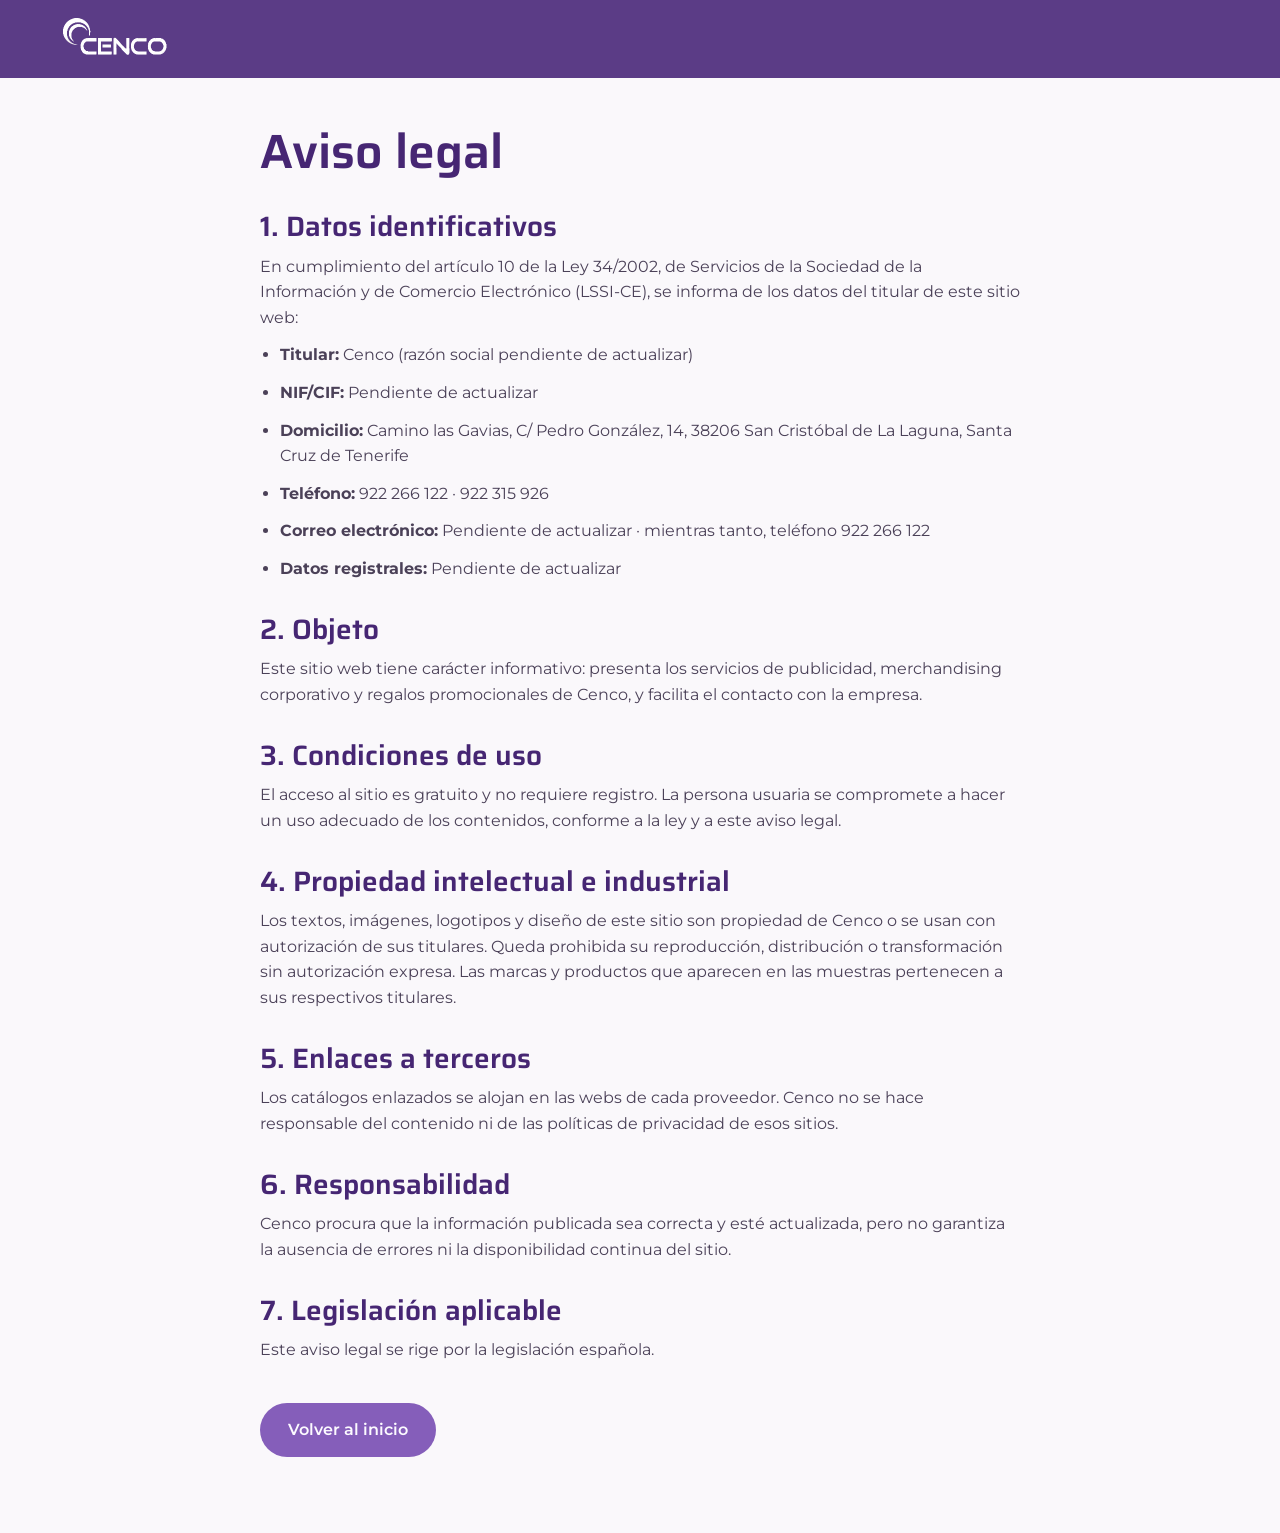
<file: aviso-legal.html>
<!DOCTYPE html>
<html lang="es">
<head>
  <meta charset="UTF-8">
  <meta name="viewport" content="width=device-width, initial-scale=1.0">
  <title>Aviso legal · Cenco</title>
  <meta name="robots" content="noindex">
  <link rel="icon" type="image/png" sizes="32x32" href="assets/img/favicon-32.png">
  <link rel="preconnect" href="https://fonts.googleapis.com">
  <link rel="preconnect" href="https://fonts.gstatic.com" crossorigin>
  <link rel="stylesheet" href="https://fonts.googleapis.com/css2?family=Montserrat:wght@400;500;600;700&family=Saira:wght@500;600;700&display=swap">
  <link rel="stylesheet" href="assets/css/styles.css">
  <link rel="stylesheet" href="assets/css/legal.css">
</head>
<body class="legal">
  <header class="legal__header">
    <div class="container">
      <a href="index.html"><img src="assets/img/logo.webp" alt="Cenco, volver al inicio" width="116" height="46"></a>
    </div>
  </header>

  <main class="legal__main container">
    <h1>Aviso legal</h1>

    <h2>1. Datos identificativos</h2>
    <p>En cumplimiento del artículo 10 de la Ley 34/2002, de Servicios de la Sociedad de la Información y de Comercio Electrónico (LSSI-CE), se informa de los datos del titular de este sitio web:</p>
    <ul>
      <li><strong>Titular:</strong> Cenco (razón social pendiente de actualizar)</li>
      <li><strong>NIF/CIF:</strong> Pendiente de actualizar</li>
      <li><strong>Domicilio:</strong> Camino las Gavias, C/ Pedro González, 14, 38206 San Cristóbal de La Laguna, Santa Cruz de Tenerife</li>
      <li><strong>Teléfono:</strong> 922 266 122 · 922 315 926</li>
      <li><strong>Correo electrónico:</strong> Pendiente de actualizar · mientras tanto, teléfono 922 266 122</li>
      <li><strong>Datos registrales:</strong> Pendiente de actualizar</li>
    </ul>

    <h2>2. Objeto</h2>
    <p>Este sitio web tiene carácter informativo: presenta los servicios de publicidad, merchandising corporativo y regalos promocionales de Cenco, y facilita el contacto con la empresa.</p>

    <h2>3. Condiciones de uso</h2>
    <p>El acceso al sitio es gratuito y no requiere registro. La persona usuaria se compromete a hacer un uso adecuado de los contenidos, conforme a la ley y a este aviso legal.</p>

    <h2>4. Propiedad intelectual e industrial</h2>
    <p>Los textos, imágenes, logotipos y diseño de este sitio son propiedad de Cenco o se usan con autorización de sus titulares. Queda prohibida su reproducción, distribución o transformación sin autorización expresa. Las marcas y productos que aparecen en las muestras pertenecen a sus respectivos titulares.</p>

    <h2>5. Enlaces a terceros</h2>
    <p>Los catálogos enlazados se alojan en las webs de cada proveedor. Cenco no se hace responsable del contenido ni de las políticas de privacidad de esos sitios.</p>

    <h2>6. Responsabilidad</h2>
    <p>Cenco procura que la información publicada sea correcta y esté actualizada, pero no garantiza la ausencia de errores ni la disponibilidad continua del sitio.</p>

    <h2>7. Legislación aplicable</h2>
    <p>Este aviso legal se rige por la legislación española.</p>

    <p class="legal__back"><a href="index.html" class="button">Volver al inicio</a></p>
  </main>
</body>
</html>
</file>
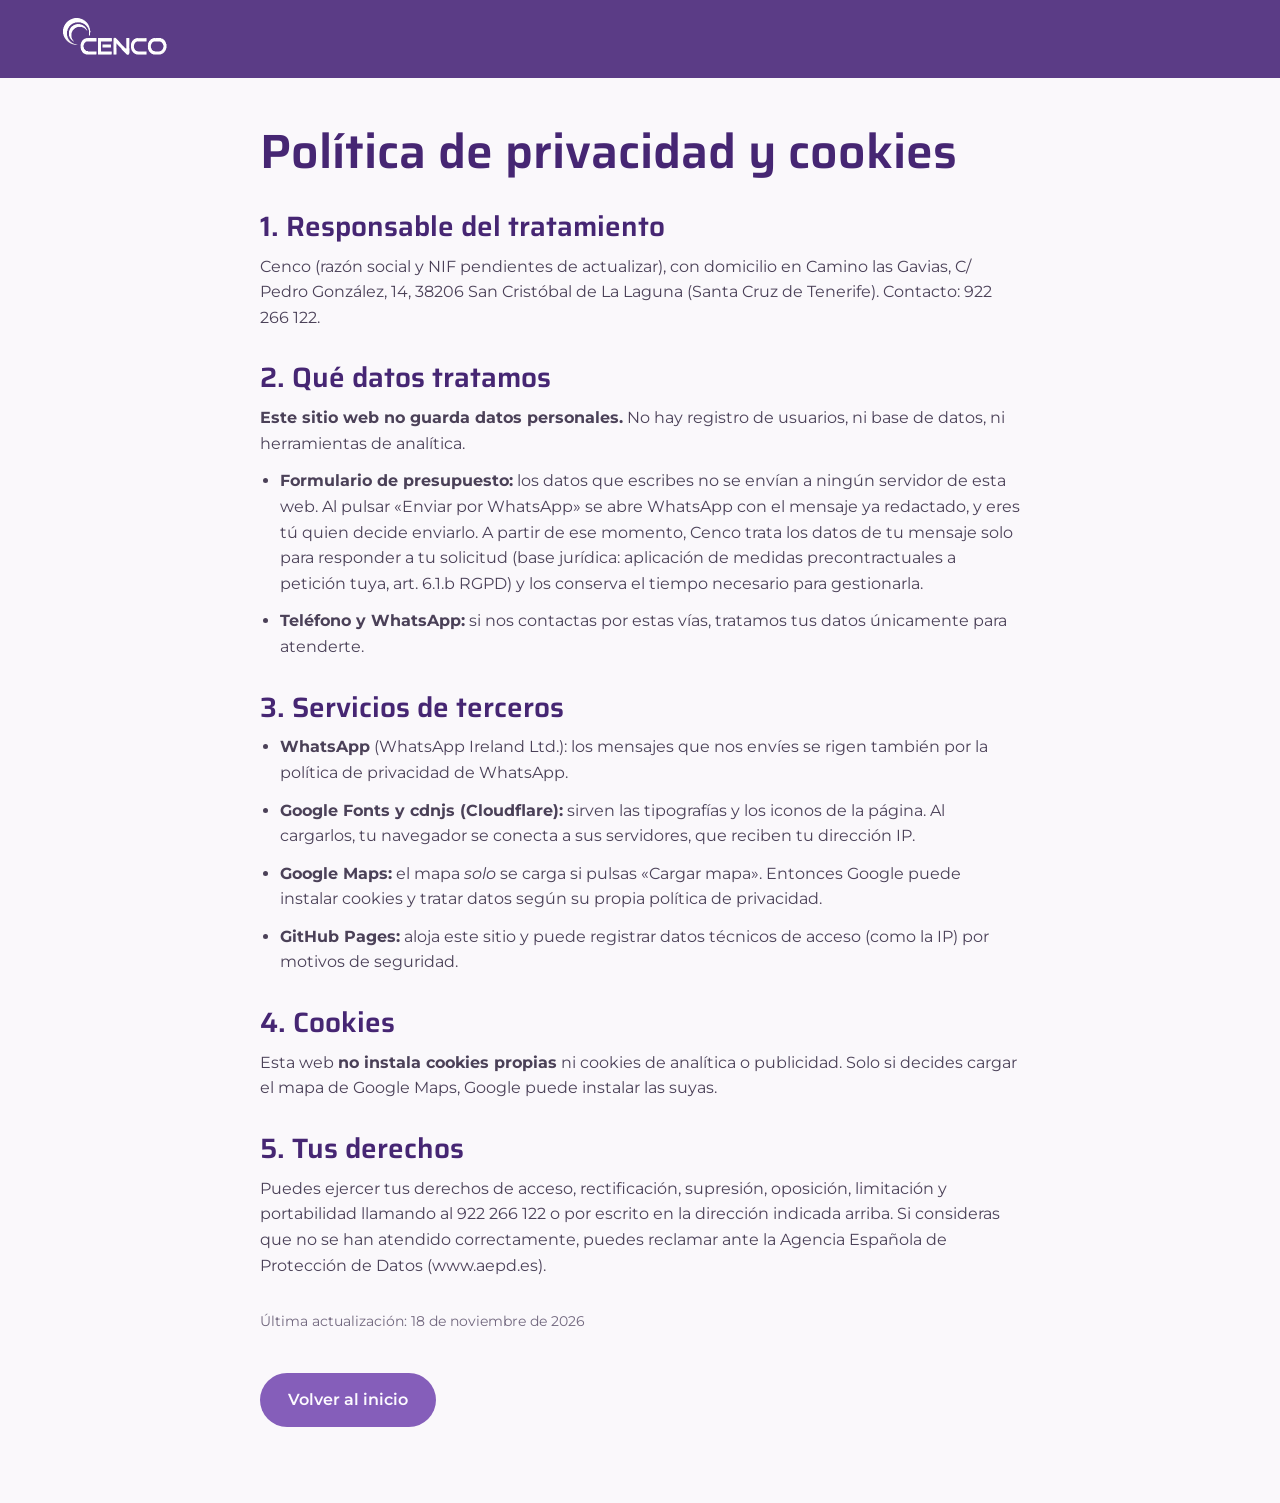
<file: privacidad.html>
<!DOCTYPE html>
<html lang="es">
<head>
  <meta charset="UTF-8">
  <meta name="viewport" content="width=device-width, initial-scale=1.0">
  <title>Privacidad y cookies · Cenco</title>
  <meta name="robots" content="noindex">
  <link rel="icon" type="image/png" sizes="32x32" href="assets/img/favicon-32.png">
  <link rel="preconnect" href="https://fonts.googleapis.com">
  <link rel="preconnect" href="https://fonts.gstatic.com" crossorigin>
  <link rel="stylesheet" href="https://fonts.googleapis.com/css2?family=Montserrat:wght@400;500;600;700&family=Saira:wght@500;600;700&display=swap">
  <link rel="stylesheet" href="assets/css/styles.css">
  <link rel="stylesheet" href="assets/css/legal.css">
</head>
<body class="legal">
  <header class="legal__header">
    <div class="container">
      <a href="index.html"><img src="assets/img/logo.webp" alt="Cenco, volver al inicio" width="116" height="46"></a>
    </div>
  </header>

  <main class="legal__main container">
    <h1>Política de privacidad y cookies</h1>

    <h2>1. Responsable del tratamiento</h2>
    <p>Cenco (razón social y NIF pendientes de actualizar), con domicilio en Camino las Gavias, C/ Pedro González, 14, 38206 San Cristóbal de La Laguna (Santa Cruz de Tenerife). Contacto: 922 266 122.</p>

    <h2>2. Qué datos tratamos</h2>
    <p><strong>Este sitio web no guarda datos personales.</strong> No hay registro de usuarios, ni base de datos, ni herramientas de analítica.</p>
    <ul>
      <li><strong>Formulario de presupuesto:</strong> los datos que escribes no se envían a ningún servidor de esta web. Al pulsar «Enviar por WhatsApp» se abre WhatsApp con el mensaje ya redactado, y eres tú quien decide enviarlo. A partir de ese momento, Cenco trata los datos de tu mensaje solo para responder a tu solicitud (base jurídica: aplicación de medidas precontractuales a petición tuya, art. 6.1.b RGPD) y los conserva el tiempo necesario para gestionarla.</li>
      <li><strong>Teléfono y WhatsApp:</strong> si nos contactas por estas vías, tratamos tus datos únicamente para atenderte.</li>
    </ul>

    <h2>3. Servicios de terceros</h2>
    <ul>
      <li><strong>WhatsApp</strong> (WhatsApp Ireland Ltd.): los mensajes que nos envíes se rigen también por la política de privacidad de WhatsApp.</li>
      <li><strong>Google Fonts y cdnjs (Cloudflare):</strong> sirven las tipografías y los iconos de la página. Al cargarlos, tu navegador se conecta a sus servidores, que reciben tu dirección IP.</li>
      <li><strong>Google Maps:</strong> el mapa <em>solo</em> se carga si pulsas «Cargar mapa». Entonces Google puede instalar cookies y tratar datos según su propia política de privacidad.</li>
      <li><strong>GitHub Pages:</strong> aloja este sitio y puede registrar datos técnicos de acceso (como la IP) por motivos de seguridad.</li>
    </ul>

    <h2>4. Cookies</h2>
    <p>Esta web <strong>no instala cookies propias</strong> ni cookies de analítica o publicidad. Solo si decides cargar el mapa de Google Maps, Google puede instalar las suyas.</p>

    <h2>5. Tus derechos</h2>
    <p>Puedes ejercer tus derechos de acceso, rectificación, supresión, oposición, limitación y portabilidad llamando al 922 266 122 o por escrito en la dirección indicada arriba. Si consideras que no se han atendido correctamente, puedes reclamar ante la Agencia Española de Protección de Datos (www.aepd.es).</p>

    <p class="legal__updated">Última actualización: 18 de noviembre de 2026</p>
    <p class="legal__back"><a href="index.html" class="button">Volver al inicio</a></p>
  </main>
</body>
</html>
</file>
<file: assets/css/styles.css>
/*=============== VARIABLES ===============*/
:root {
  --header-height: 4rem;

  /* Colores (paleta morada original de Cenco, con contraste revisado) */
  --first-color: hsl(265, 40%, 55%);
  --first-color-alt: hsl(265, 42%, 46%);
  --first-color-light: hsl(265, 60%, 92%);
  --title-color: hsl(265, 50%, 30%);
  --text-color: hsl(265, 15%, 30%);
  --text-color-light: hsl(265, 10%, 45%);
  --white-color: hsl(265, 100%, 99%);
  --dark-color: hsl(265, 50%, 16%);
  --body-color: hsl(265, 30%, 98%);
  --purple-bg: hsl(265, 28%, 58%);
  --purple-bg-dark: hsl(265, 38%, 38%);
  --whatsapp: #25d366;
  --error: hsl(350, 75%, 45%);

  /* Tipografía */
  --body-font: "Montserrat", system-ui, -apple-system, "Segoe UI", sans-serif;
  --second-font: "Saira", "Montserrat", system-ui, sans-serif;
  --biggest-font-size: 3.5rem;
  --big-font-size: 2rem;
  --h1-font-size: 1.375rem;
  --h2-font-size: 1.125rem;
  --h3-font-size: 1rem;
  --normal-font-size: 1rem;
  --small-font-size: .875rem;

  --font-medium: 500;
  --font-semi-bold: 600;
  --font-bold: 700;

  --radius: 1rem;
  --shadow: 0 8px 24px hsla(265, 50%, 20%, .12);
  --shadow-strong: 0 12px 32px hsla(265, 50%, 15%, .25);

  --z-tooltip: 10;
  --z-fixed: 100;
  --z-modal: 1000;
}

@media screen and (min-width: 1150px) {
  :root {
    --biggest-font-size: 7rem;
    --big-font-size: 3rem;
    --h1-font-size: 1.75rem;
    --h2-font-size: 1.25rem;
    --h3-font-size: 1.125rem;
  }
}

/*=============== BASE ===============*/
*, *::before, *::after {
  box-sizing: border-box;
  margin: 0;
  padding: 0;
}

html {
  scroll-behavior: smooth;
  scroll-padding-top: var(--header-height);
}

body {
  font-family: var(--body-font);
  font-size: var(--normal-font-size);
  line-height: 1.6;
  background-color: var(--body-color);
  color: var(--text-color);
  overflow-x: hidden;
}

h1, h2, h3 {
  font-family: var(--second-font);
  font-weight: var(--font-semi-bold);
  line-height: 1.1;
  color: var(--title-color);
}

ul { list-style: none; }
a { color: inherit; text-decoration: none; }
img { display: block; max-width: 100%; height: auto; }
button, input, select, textarea { font: inherit; color: inherit; }
button { cursor: pointer; background: none; border: none; }

/* Foco visible para quien navega con teclado */
:focus-visible {
  outline: 3px solid hsl(45, 100%, 60%);
  outline-offset: 3px;
  border-radius: 4px;
}

.skip-link {
  position: absolute;
  left: 1rem;
  top: -4rem;
  z-index: var(--z-modal);
  background: var(--dark-color);
  color: var(--white-color);
  padding: .75rem 1rem;
  border-radius: .5rem;
}
.skip-link:focus { top: 1rem; }

/*=============== CLASES REUTILIZABLES ===============*/
.container {
  max-width: 1200px;
  margin-inline: auto;
  padding-inline: 1.25rem;
}

.section { padding-block: 5rem; }

.section__title {
  text-align: center;
  font-size: var(--big-font-size);
  margin-bottom: 1rem;
  text-transform: uppercase;
}

.section__title--left { text-align: center; }

.section__subtitle {
  text-align: center;
  max-width: 40rem;
  margin: 0 auto 2.5rem;
  color: var(--text-color-light);
}

.button {
  display: inline-flex;
  align-items: center;
  justify-content: center;
  gap: .5rem;
  background-color: var(--first-color);
  color: var(--white-color);
  padding: .9rem 1.75rem;
  border-radius: 999px;
  font-weight: var(--font-semi-bold);
  transition: background-color .3s, box-shadow .3s, transform .2s;
}
.button:hover {
  background-color: var(--first-color-alt);
  box-shadow: var(--shadow-strong);
  transform: translateY(-2px);
}
.button:active { transform: translateY(0) scale(.98); }

.button--ghost {
  background: transparent;
  border: 2px solid var(--white-color);
}
.button--ghost:hover { background: hsla(0, 0%, 100%, .15); }

.button--small { padding: .6rem 1.25rem; font-size: var(--small-font-size); }

/*=============== HEADER & NAV ===============*/
.header {
  position: fixed;
  inset: 0 0 auto 0;
  z-index: var(--z-fixed);
  background-color: transparent;
  transition: background-color .3s, box-shadow .3s;
}

.header.scrolled {
  background-color: var(--purple-bg-dark);
  box-shadow: 0 4px 16px hsla(265, 50%, 10%, .3);
}

.nav {
  height: var(--header-height);
  display: flex;
  justify-content: space-between;
  align-items: center;
}

.nav__logo img { width: 104px; height: auto; }

.nav__toggle {
  color: var(--white-color);
  font-size: 1.75rem;
  display: flex;
  padding: .25rem;
  z-index: 1;
}

.nav__link {
  color: var(--white-color);
  font-family: var(--second-font);
  font-weight: var(--font-medium);
  transition: opacity .3s;
}
.nav__link:hover { opacity: .75; }

.active-link {
  font-weight: var(--font-bold);
  text-decoration: underline;
  text-underline-offset: .4em;
  text-decoration-thickness: 2px;
}

/* Menú móvil */
@media screen and (max-width: 1023px) {
  .nav__menu {
    position: fixed;
    inset: 0 0 auto 0;
    transform: translateY(-110%);
    background-color: var(--purple-bg-dark);
    padding: calc(var(--header-height) + 1.5rem) 1.5rem 2.5rem;
    box-shadow: 0 8px 24px hsla(265, 50%, 10%, .4);
    transition: transform .35s ease;
  }
  .nav__menu.show-menu { transform: translateY(0); }
  .nav__list {
    display: flex;
    flex-direction: column;
    align-items: center;
    row-gap: 1.5rem;
  }
  .nav__link { font-size: var(--h1-font-size); }
}

/*=============== INICIO ===============*/
.home {
  position: relative;
  min-height: 100svh;
  display: grid;
  place-items: center;
  text-align: center;
  background: var(--purple-bg-dark) url("../img/hero-960.webp") center / cover no-repeat;
  isolation: isolate;
}
@media (min-width: 768px) {
  .home { background-image: url("../img/hero-1920.webp"); }
}

.home::before {
  content: "";
  position: absolute;
  inset: 0;
  background: linear-gradient(180deg, hsla(265, 50%, 15%, .45), hsla(265, 50%, 15%, .25) 50%, hsla(265, 50%, 15%, .55));
  z-index: -1;
}

.home__container {
  padding-block: calc(var(--header-height) + 2rem) 4rem;
  display: grid;
  justify-items: center;
  gap: 1.25rem;
}

.home__title {
  color: var(--white-color);
  font-size: var(--biggest-font-size);
  letter-spacing: .05em;
  text-shadow: 0 4px 24px hsla(265, 60%, 10%, .5);
}

.home__cartel {
  width: min(70vw, 300px);
  filter: drop-shadow(0 12px 24px hsla(265, 60%, 10%, .4));
}

.home__description {
  color: var(--white-color);
  font-size: var(--h2-font-size);
  max-width: 32rem;
  text-shadow: 0 2px 8px hsla(265, 60%, 10%, .6);
}

.home__buttons {
  display: flex;
  flex-wrap: wrap;
  justify-content: center;
  gap: 1rem;
}

.home__scroll {
  position: absolute;
  bottom: 1.5rem;
  left: 50%;
  translate: -50% 0;
  color: var(--white-color);
  font-size: 1.75rem;
  animation: bounce 2s infinite;
}

@keyframes bounce {
  0%, 100% { transform: translateY(0); }
  50% { transform: translateY(8px); }
}

/*=============== CATÁLOGOS ===============*/
.filters {
  display: flex;
  flex-wrap: wrap;
  justify-content: center;
  gap: .5rem;
  margin-bottom: 2.5rem;
}

.filter {
  padding: .5rem 1.1rem;
  border-radius: 999px;
  border: 2px solid var(--first-color-light);
  background: var(--white-color);
  color: var(--title-color);
  font-weight: var(--font-medium);
  font-size: var(--small-font-size);
  transition: background-color .25s, border-color .25s, color .25s;
}
.filter:hover { border-color: var(--first-color); }
.filter.is-active {
  background: var(--first-color);
  border-color: var(--first-color);
  color: var(--white-color);
}

.catalogos__grid {
  display: grid;
  grid-template-columns: repeat(auto-fill, minmax(min(100%, 240px), 1fr));
  gap: 1.5rem;
}

.catalogo[hidden] { display: none; }

.catalogo a {
  display: flex;
  flex-direction: column;
  height: 100%;
  background: var(--white-color);
  border-radius: var(--radius);
  box-shadow: var(--shadow);
  overflow: hidden;
  transition: transform .3s, box-shadow .3s;
}
.catalogo a:hover {
  transform: translateY(-6px);
  box-shadow: var(--shadow-strong);
}

.catalogo__cover {
  display: grid;
  place-items: center;
  aspect-ratio: 16 / 10;
  background:
    radial-gradient(circle at 80% 20%, hsla(0, 0%, 100%, .25), transparent 40%),
    linear-gradient(135deg, var(--c1), var(--c2));
  color: var(--white-color);
  font-size: 3.5rem;
}
.catalogo__cover i { transition: transform .4s; }
.catalogo a:hover .catalogo__cover i { transform: scale(1.15) rotate(-6deg); }

.catalogo__tag {
  align-self: flex-start;
  margin: 1.25rem 1.25rem .5rem;
  padding: .15rem .6rem;
  border-radius: 999px;
  background: var(--first-color-light);
  color: var(--title-color);
  font-size: .75rem;
  font-weight: var(--font-semi-bold);
  text-transform: uppercase;
  letter-spacing: .05em;
}

.catalogo__name {
  font-size: var(--h2-font-size);
  margin-inline: 1.25rem;
  margin-bottom: 1rem;
}

.catalogo__link {
  margin-top: auto;
  padding: 1rem 1.25rem 1.25rem;
  color: var(--first-color-alt);
  font-weight: var(--font-semi-bold);
  font-size: var(--small-font-size);
  display: inline-flex;
  align-items: center;
  gap: .35rem;
}

.catalogos__note {
  text-align: center;
  margin-top: 2rem;
  font-size: var(--small-font-size);
  color: var(--text-color-light);
}

/*=============== QUIÉNES SOMOS ===============*/
.about {
  background-color: var(--purple-bg);
  color: var(--white-color);
}

.about .section__title { color: var(--white-color); }

.about__container {
  display: grid;
  gap: 3rem;
  align-items: center;
}

.about__data { text-align: center; }

.about__description {
  font-size: var(--h3-font-size);
  margin-bottom: 2rem;
}

.about__values {
  display: grid;
  gap: 1rem;
  margin-bottom: 2.5rem;
  text-align: left;
}

.about__values li {
  display: flex;
  gap: 1rem;
  align-items: flex-start;
  background: hsla(0, 0%, 100%, .12);
  padding: 1rem 1.25rem;
  border-radius: var(--radius);
}

.about__values i {
  font-size: 1.5rem;
  line-height: 1;
  margin-top: .15rem;
}

.about__values strong {
  display: block;
  font-family: var(--second-font);
  font-size: var(--h3-font-size);
}

.about .button {
  background-color: var(--dark-color);
}
.about .button:hover { background-color: var(--title-color); }

.about__images {
  position: relative;
  display: grid;
  place-items: center;
}

.about__shape {
  width: min(80vw, 340px);
  aspect-ratio: 1;
  border-radius: 50%;
  background-color: var(--first-color);
  box-shadow: inset 0 0 0 12px hsla(0, 0%, 100%, .08);
}

.about__img {
  position: absolute;
  width: min(85vw, 380px);
  filter: drop-shadow(0 12px 20px hsla(265, 60%, 10%, .45));
}

/*=============== MUESTRAS ===============*/
.gallery {
  display: grid;
  grid-template-columns: repeat(2, 1fr);
  gap: 1rem;
}

.gallery__item {
  position: relative;
  width: 100%;
  aspect-ratio: 1;
  background: var(--white-color);
  border-radius: var(--radius);
  overflow: hidden;
  box-shadow: var(--shadow);
  display: block;
  transition: transform .3s, box-shadow .3s;
}
.gallery__item:hover {
  transform: translateY(-4px);
  box-shadow: var(--shadow-strong);
}

.gallery__item img {
  width: 100%;
  height: 100%;
  object-fit: contain;
  padding: 1rem 1rem 2.5rem;
  transition: transform .4s;
}
.gallery__item:hover img { transform: scale(1.06); }

.gallery__item span {
  position: absolute;
  inset: auto 0 0 0;
  padding: .6rem .75rem;
  background: linear-gradient(transparent, hsla(265, 30%, 98%, .95) 40%);
  color: var(--title-color);
  font-family: var(--second-font);
  font-weight: var(--font-semi-bold);
  font-size: var(--small-font-size);
  text-align: left;
}

/*=============== LIGHTBOX ===============*/
.lightbox {
  border: none;
  background: transparent;
  max-width: 100vw;
  max-height: 100vh;
  width: 100%;
  height: 100%;
  padding: 1rem;
  margin: 0;
}
.lightbox[open] {
  display: grid;
  grid-template-columns: auto 1fr auto;
  align-items: center;
  gap: .5rem;
}
.lightbox::backdrop { background: hsla(265, 50%, 8%, .88); }

.lightbox figure {
  display: grid;
  justify-items: center;
  gap: 1rem;
  max-height: 100%;
}

.lightbox img {
  max-height: 75vh;
  width: auto;
  background: var(--white-color);
  border-radius: var(--radius);
  padding: 1rem;
}

.lightbox figcaption {
  color: var(--white-color);
  font-family: var(--second-font);
  font-size: var(--h2-font-size);
  text-align: center;
}

.lightbox__close,
.lightbox__nav {
  color: var(--white-color);
  font-size: 2rem;
  width: 3rem;
  height: 3rem;
  display: grid;
  place-items: center;
  border-radius: 50%;
  background: hsla(0, 0%, 100%, .1);
  transition: background-color .25s;
}
.lightbox__close:hover,
.lightbox__nav:hover { background: hsla(0, 0%, 100%, .25); }

.lightbox__close {
  position: absolute;
  top: 1rem;
  right: 1rem;
}

/*=============== PRESUPUESTO ===============*/
.presupuesto { background: var(--first-color-light); }

.presupuesto__container {
  display: grid;
  gap: 2.5rem;
  align-items: start;
}

.presupuesto__intro { text-align: center; }
.presupuesto__intro > p { margin-bottom: 2rem; }

.presupuesto__steps {
  display: grid;
  gap: .75rem;
  justify-content: center;
  text-align: left;
}
.presupuesto__steps li {
  display: flex;
  align-items: center;
  gap: .75rem;
  font-weight: var(--font-medium);
  color: var(--title-color);
}
.presupuesto__steps span {
  display: grid;
  place-items: center;
  width: 2rem;
  height: 2rem;
  border-radius: 50%;
  background: var(--first-color);
  color: var(--white-color);
  font-weight: var(--font-bold);
}

.form {
  background: var(--white-color);
  padding: 1.75rem 1.25rem;
  border-radius: var(--radius);
  box-shadow: var(--shadow);
  display: grid;
  gap: 1rem;
}

.form__row {
  display: grid;
  gap: 1rem;
}

.form__field {
  display: grid;
  gap: .35rem;
}

.form label {
  font-weight: var(--font-semi-bold);
  font-size: var(--small-font-size);
  color: var(--title-color);
}

.form input,
.form select,
.form textarea {
  width: 100%;
  padding: .8rem 1rem;
  border: 2px solid var(--first-color-light);
  border-radius: .6rem;
  background: var(--body-color);
  transition: border-color .25s;
}
.form textarea { resize: vertical; }
.form input:focus,
.form select:focus,
.form textarea:focus {
  outline: none;
  border-color: var(--first-color);
}

.form__field.has-error input,
.form__field.has-error select,
.form__field.has-error textarea { border-color: var(--error); }

.form__error {
  color: var(--error);
  font-size: .8rem;
  min-height: 1em;
}
.form__error:empty { min-height: 0; }

.form__submit {
  background: var(--whatsapp);
  color: hsl(150, 80%, 10%);
  justify-self: stretch;
}
.form__submit:hover { background: hsl(142, 70%, 40%); }

.form__note {
  font-size: .8rem;
  color: var(--text-color-light);
  text-align: center;
}

/*=============== CONTACTO ===============*/
.contacto {
  background: var(--purple-bg-dark);
  color: var(--white-color);
}
.contacto .section__title { color: var(--white-color); margin-bottom: 2.5rem; }

.contacto__container {
  display: grid;
  gap: 2rem;
}

.contacto__cards {
  display: grid;
  grid-template-columns: repeat(auto-fit, minmax(min(100%, 230px), 1fr));
  gap: 1rem;
}

.contacto__card {
  background: hsla(0, 0%, 100%, .08);
  border: 1px solid hsla(0, 0%, 100%, .15);
  border-radius: var(--radius);
  padding: 1.5rem;
}
.contacto__card > i { font-size: 1.75rem; }
.contacto__card h3 {
  color: var(--white-color);
  font-size: var(--h2-font-size);
  margin: .5rem 0;
}
.contacto__card address { font-style: normal; }
.contacto__card a:not(.contacto__link) {
  text-decoration: underline;
  text-underline-offset: 3px;
  text-decoration-color: hsla(0, 0%, 100%, .4);
}
.contacto__card a:hover { text-decoration-color: currentColor; }

.contacto__link {
  display: inline-flex;
  align-items: center;
  gap: .25rem;
  margin-top: .75rem;
  font-weight: var(--font-semi-bold);
}

.contacto__status {
  display: inline-flex;
  align-items: center;
  gap: .4rem;
  margin-top: .75rem;
  padding: .2rem .7rem;
  border-radius: 999px;
  font-size: var(--small-font-size);
  font-weight: var(--font-semi-bold);
  background: hsla(0, 0%, 100%, .12);
}
.contacto__status::before {
  content: "";
  width: .55rem;
  height: .55rem;
  border-radius: 50%;
  background: var(--dot, #bbb);
}
.contacto__status.is-open { --dot: var(--whatsapp); }
.contacto__status.is-closed { --dot: hsl(0, 80%, 65%); }

.contacto__map {
  position: relative;
  min-height: 320px;
  border-radius: var(--radius);
  overflow: hidden;
  background: var(--first-color);
}

.contacto__map-bg {
  position: absolute;
  inset: 0;
  width: 100%;
  height: 100%;
  object-fit: cover;
  object-position: top;
  opacity: .35;
}

.contacto__map-overlay {
  position: relative;
  height: 100%;
  min-height: 320px;
  display: grid;
  place-content: center;
  justify-items: center;
  gap: 1rem;
  padding: 1.5rem;
  text-align: center;
}
.contacto__map-overlay p { max-width: 22rem; font-size: var(--small-font-size); }

.contacto__map iframe {
  position: absolute;
  inset: 0;
  width: 100%;
  height: 100%;
  border: 0;
}

/*=============== FOOTER ===============*/
.footer {
  background: var(--dark-color);
  color: hsla(265, 100%, 99%, .8);
  padding-top: 3rem;
}

.footer__container {
  display: grid;
  gap: 2rem;
  text-align: center;
  justify-items: center;
}

.footer__brand img { margin: 0 auto .75rem; }
.footer__brand p { font-style: italic; }

.footer__nav,
.footer__contact {
  display: flex;
  flex-wrap: wrap;
  justify-content: center;
  gap: .75rem 1.5rem;
}
.footer__contact a { display: inline-flex; align-items: center; gap: .35rem; }
.footer a:hover { color: var(--white-color); }

.footer__bottom {
  margin-top: 2.5rem;
  padding-block: 1.5rem;
  border-top: 1px solid hsla(0, 0%, 100%, .12);
  display: flex;
  flex-wrap: wrap;
  justify-content: center;
  gap: .5rem 2rem;
  font-size: var(--small-font-size);
  text-align: center;
}
.footer__bottom a { text-decoration: underline; text-underline-offset: 3px; }

/*=============== BOTONES FLOTANTES ===============*/
.whatsapp-float,
.scrollup {
  position: fixed;
  right: 1rem;
  z-index: var(--z-tooltip);
  display: grid;
  place-items: center;
  border-radius: 50%;
  box-shadow: var(--shadow-strong);
  transition: transform .3s, opacity .3s, visibility .3s;
}

.whatsapp-float {
  bottom: 1rem;
  width: 3.5rem;
  height: 3.5rem;
  background: var(--whatsapp);
  color: var(--white-color);
  font-size: 1.9rem;
}
.whatsapp-float:hover { transform: scale(1.08); }

.scrollup {
  bottom: 5.25rem;
  width: 2.75rem;
  height: 2.75rem;
  background: var(--first-color);
  color: var(--white-color);
  font-size: 1.25rem;
  opacity: 0;
  visibility: hidden;
  transform: translateY(1rem);
}
.scrollup.show-scroll {
  opacity: 1;
  visibility: visible;
  transform: translateY(0);
}
.scrollup:hover { transform: translateY(-.25rem); }

/*=============== ANIMACIÓN AL HACER SCROLL ===============*/
.reveal {
  opacity: 0;
  transform: translateY(24px);
  transition: opacity .7s ease, transform .7s ease;
}
.reveal.is-visible {
  opacity: 1;
  transform: none;
}

/*=============== SCROLLBAR ===============*/
::-webkit-scrollbar { width: .7rem; background-color: hsl(260, 26%, 31%); }
::-webkit-scrollbar-thumb { background-color: hsl(260, 26%, 50%); border-radius: 1rem; }

/*=============== BREAKPOINTS ===============*/
/* Móvil: tarjetas de catálogo horizontales y compactas */
@media screen and (max-width: 575px) {
  .catalogos__grid { gap: .75rem; }
  .catalogo a {
    display: grid;
    grid-template-columns: 5.5rem 1fr;
    grid-template-rows: auto auto 1fr;
    column-gap: 1rem;
  }
  .catalogo__cover {
    grid-row: 1 / -1;
    aspect-ratio: auto;
    font-size: 2rem;
  }
  .catalogo__tag { margin: .9rem 0 .35rem; justify-self: start; }
  .catalogo__name { margin: 0 1rem .25rem 0; font-size: var(--h3-font-size); }
  .catalogo__link { padding: 0 0 .9rem; }
}

@media screen and (min-width: 576px) {
  .gallery { grid-template-columns: repeat(3, 1fr); }
  .form { padding: 2rem; }
  .form__row { grid-template-columns: 1fr 1fr; }
}

@media screen and (min-width: 768px) {
  .section { padding-block: 6.5rem; }
  .gallery { grid-template-columns: repeat(4, 1fr); }
  .contacto__container { grid-template-columns: 1.4fr 1fr; align-items: stretch; }
  .footer__container {
    grid-template-columns: 1fr 2fr 1fr;
    text-align: left;
    justify-items: start;
    align-items: center;
  }
  .footer__brand img { margin: 0 0 .75rem; }
  .footer__contact { flex-direction: column; justify-self: end; }
}

@media screen and (min-width: 1024px) {
  :root { --header-height: 5rem; }

  .nav__logo img { width: 116px; }
  .nav__toggle { display: none; }
  .nav__list {
    display: flex;
    align-items: center;
    column-gap: 2.5rem;
  }

  .section__title--left { text-align: left; }

  .about__container { grid-template-columns: 1fr 1fr; gap: 4rem; }
  .about__data { text-align: left; }
  .about__shape { width: 420px; }
  .about__img { width: 470px; }

  .presupuesto__container { grid-template-columns: 1fr 1.4fr; gap: 4rem; }
  .presupuesto__intro { text-align: left; position: sticky; top: calc(var(--header-height) + 2rem); }
  .presupuesto__steps { justify-content: start; }

  .whatsapp-float { right: 2rem; bottom: 2rem; }
  .scrollup { right: 2.4rem; bottom: 6.5rem; }
}

/* Pantallas 2K y superiores: más aire sin recurrir a zoom */
@media screen and (min-width: 1920px) {
  html { font-size: 112.5%; }
  .container { max-width: 1400px; }
}

/* Respeta la preferencia de reducir animaciones */
@media (prefers-reduced-motion: reduce) {
  html { scroll-behavior: auto; }
  *, *::before, *::after {
    animation-duration: .01ms !important;
    animation-iteration-count: 1 !important;
    transition-duration: .01ms !important;
  }
  .reveal { opacity: 1; transform: none; }
}
</file>
<file: assets/css/legal.css>
/* Estilos de las páginas legales (aviso legal, privacidad) */
.legal__header {
  background: var(--purple-bg-dark);
  padding-block: 1rem;
}

.legal__main {
  max-width: 50rem;
  padding-block: 3rem 4rem;
}

.legal__main h1 {
  font-size: var(--big-font-size);
  margin-bottom: 2rem;
}

.legal__main h2 {
  font-size: var(--h1-font-size);
  margin: 2rem 0 .75rem;
}

.legal__main p,
.legal__main li { margin-bottom: .75rem; }

.legal__main ul {
  list-style: disc;
  padding-left: 1.25rem;
}

.legal__main mark {
  background: hsl(50, 100%, 70%);
  padding: 0 .25rem;
  border-radius: .2rem;
}

.legal__updated {
  margin-top: 2rem;
  font-size: var(--small-font-size);
  color: var(--text-color-light);
}

.legal__back { margin-top: 2.5rem; }
</file>
